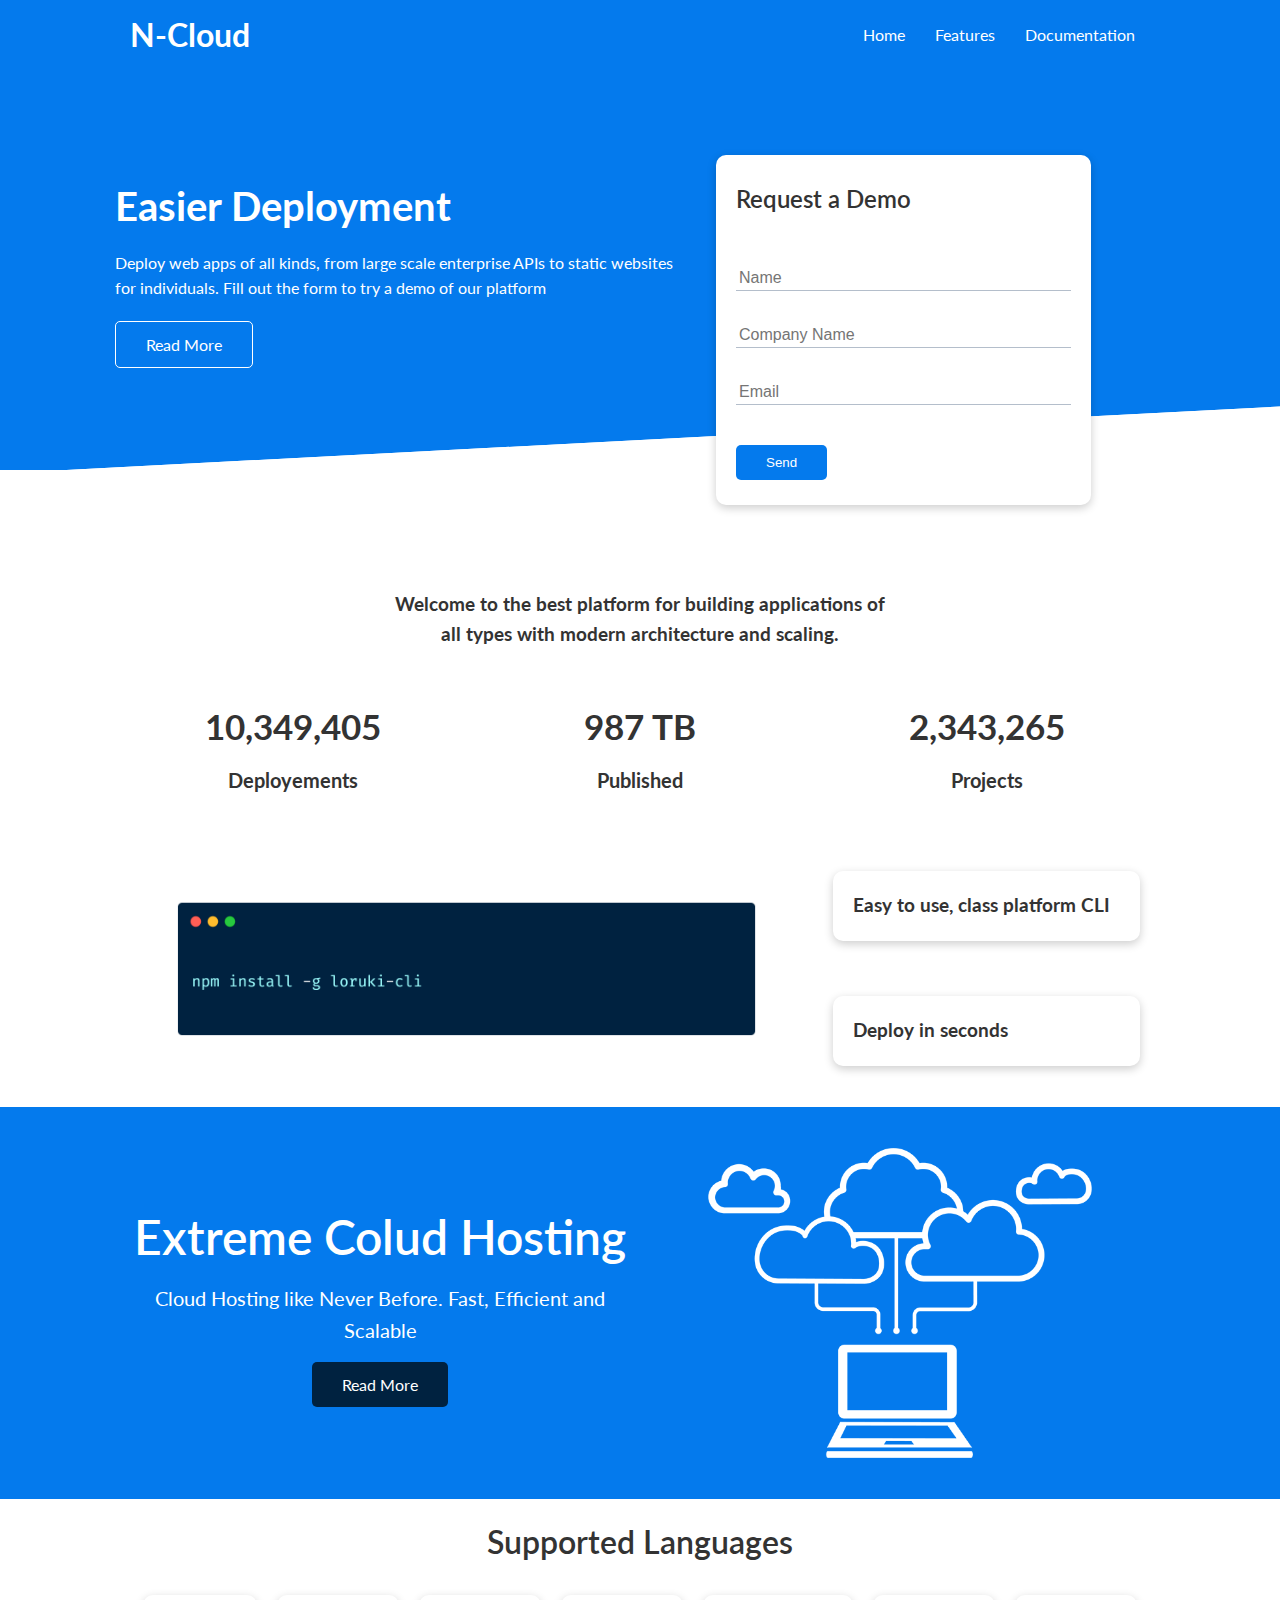
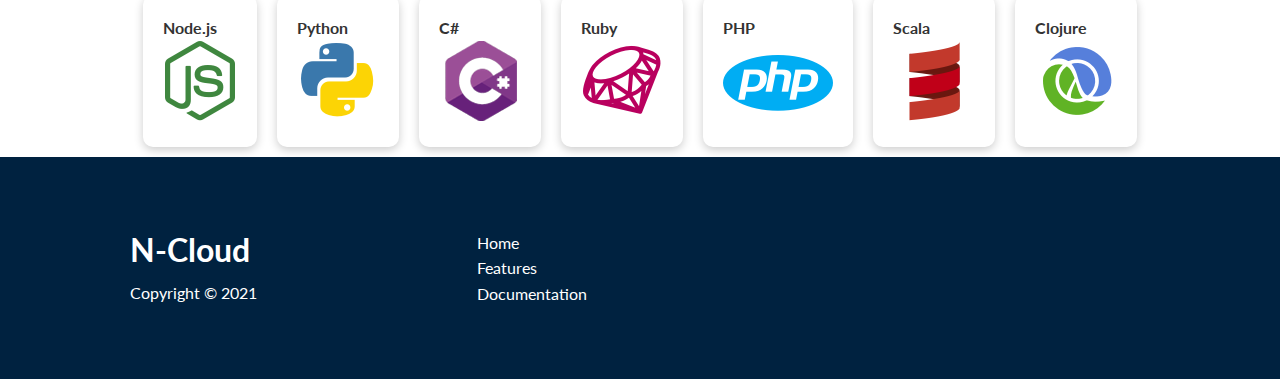
<file: index.html>
<!DOCTYPE html>
<html lang="en">
<head>
    <meta charset="UTF-8">
    <meta http-equiv="X-UA-Compatible" content="IE=edge">
    <meta name="viewport" content="width=device-width, initial-scale=1.0">
    <title>N-Cloud | Cloud Hosting for Everyone </title>
    <link rel="stylesheet" href="https://cdnjs.cloudflare.com/ajax/libs/font-awesome/5.15.3/css/all.min.css"
        integrity="sha512-iBBXm8fW90+nuLcSKlbmrPcLa0OT92xO1BIsZ+ywDWZCvqsWgccV3gFoRBv0z+8dLJgyAHIhR35VZc2oM/gI1w==" crossorigin="anonymous"
          referrerpolicy="no-referrer">
    <link rel="stylesheet" href="css/style.css">
    <link rel="stylesheet" href="css/utilities.css">
</head>
<body>
    <!--navbar-->
    <div class="navbar">
      <div class="container flex">
          <h1 class=logo> N-Cloud</h1>
          <nav>
              <ul>
                  <li><a href="index.html">Home</a></li>
                  <li><a href="features.html">Features</a></li>
                  <li><a href="docs.html">Documentation</a></li>
              </ul>
          </nav>
      </div>
    </div>
    <!--showcase-->
    <section class="showcase">
        <div class="container grid">
            <div class="showcase-text">
                <h1>Easier Deployment</h1>
                <p>Deploy web apps of all kinds, from large scale enterprise APIs to static websites for individuals. Fill out the form to try a demo of our platform</p>
                <a href="features.html" class="btn btn-outline">Read More</a>
            </div>

            <div class="showcase-form card">
                <h2>Request a Demo</h2>
                <form name="contact" netlify-honeypot="bot-field" method="POST" data-netlify="true">
                    <input type="hidden" name="form-name" value="contact">
                    <p class="hidden">
                        <label>Don’t fill this out if you're human: <input name="bot-field" /></label>
                      </p>
                    <div class="form-control">
                        <input type="text" name="name" placeholder="Name" required>
                    </div>
                    <div class="form-control">
                        <input type="text" name="company" placeholder="Company Name" required>
                    </div>
                    <div class="form-control">
                        <input type="email" name="email" placeholder="Email" required>
                    </div>
                    <input type="submit" value="Send" class="btn btn-primary1">
                </form>
            </div>
        </div>
    </section>
    <!--stats-->
    <section class="stats">
        <div class="container">
          <h3 id="heading" class="stats-heading text-center my-1">
              Welcome to the best platform for building applications of all types
              with modern architecture and scaling.
          </h3>
          <div class="grid grid-3 text-center my-4">
              <div>
                  <i class="fas fa-server fa-3x"></i>
                  <h3>10,349,405</h3>
                  <p class="text-secondary">Deployements</p>
              </div>
              <div>
                <i class="fas fa-upload fa-3x"></i>
                <h3>987 TB</h3>
                <p class="text-secondary">Published</p>
              </div>
              <div>
                <i class="fas fa-project-diagram fa-3x"></i>
                <h3>2,343,265</h3>
                <p class="text-secondary">Projects</p>
              </div>
          </div>
        </div>
    </section>
    <!--Cli-->
    <section class="cli">
        <div class="container grid">
            <img src="images/cli.png" alt="cli">
            <div class="card">
                <h3>Easy to use, class platform CLI</h3>
            </div>
            <div class="card">
                <h3>Deploy in seconds</h3>
            </div>
        </div>
    </section>
</body>

<!--Cloud-->
<section class="cloud bg-primary colot my-2 py-2">
    <div class="container grid">
        <div class="text-center">
            <h2 class="lg">Extreme Colud Hosting</h2>
            <p class="lead my-1">Cloud Hosting like Never Before.
                Fast, Efficient and Scalable
            </p>
            <a href="features.html" class="btn btn-dark">Read More</a>
        </div>
        <img src="images/cloud.png" alt="Cloud">
    </div>

</section>
<!---languages-->
<section class="languages">
    <h2 class= "md text-center my-2">
        Supported Languages
    </h2>
    <div class="container flex">
        <div class="card">
            <h4>Node.js</h4>
            <img src="images/logos/node.png" alt="node.js">
        </div>
        <div class="card">
            <h4>Python</h4>
            <img src="images/logos/python.png" alt="python">
        </div>
        <div class="card">
            <h4>C#</h4>
            <img src="images/logos/csharp.png" alt="c#">
        </div>
        <div class="card">
            <h4>Ruby</h4>
            <img src="images/logos/ruby.png" alt="ruby">
        </div>
        <div class="card">
            <h4>PHP</h4>
            <img src="images/logos/php.png" alt="PHP">
        </div>
        <div class="card">
            <h4>Scala</h4>
            <img src="images/logos/scala.png" alt="scala">
        </div>
        <div class="card">
            <h4>Clojure</h4>
            <img src="images/logos/clojure.png" alt="clojure">
        </div>
    </div>
</section>
<!--footer-->

<footer class="footer bg-dark py-5">
    <div class="container grid grid-3">
        <div>
            <h1>N-Cloud </h1>
            <p>Copyright &copy; 2021</p>
        </div>
        <nav>
            <ul>
                <li><a href="index.html">Home</a></li>
                <li><a href="features.html">Features</a></li>
                <li><a href="docs.html">Documentation</a></li>
            </ul>
        </nav>
        <div class="social">
            <a href="http://www.github.com"><i class="fab fa-github fa-2x"></i></a>
            <a href="http://www.facebook.com"><i class="fab fa-facebook fa-2x"></i></a>
            <a href="http://www.instagram.com"><i class="fab fa-instagram fa-2x"></i></a>
            <a href="http://www.twitter.com"><i class="fab fa-twitter fa-2x"></i></a>
        </div>
    </div>
</footer>
</body>
</html>
</file>
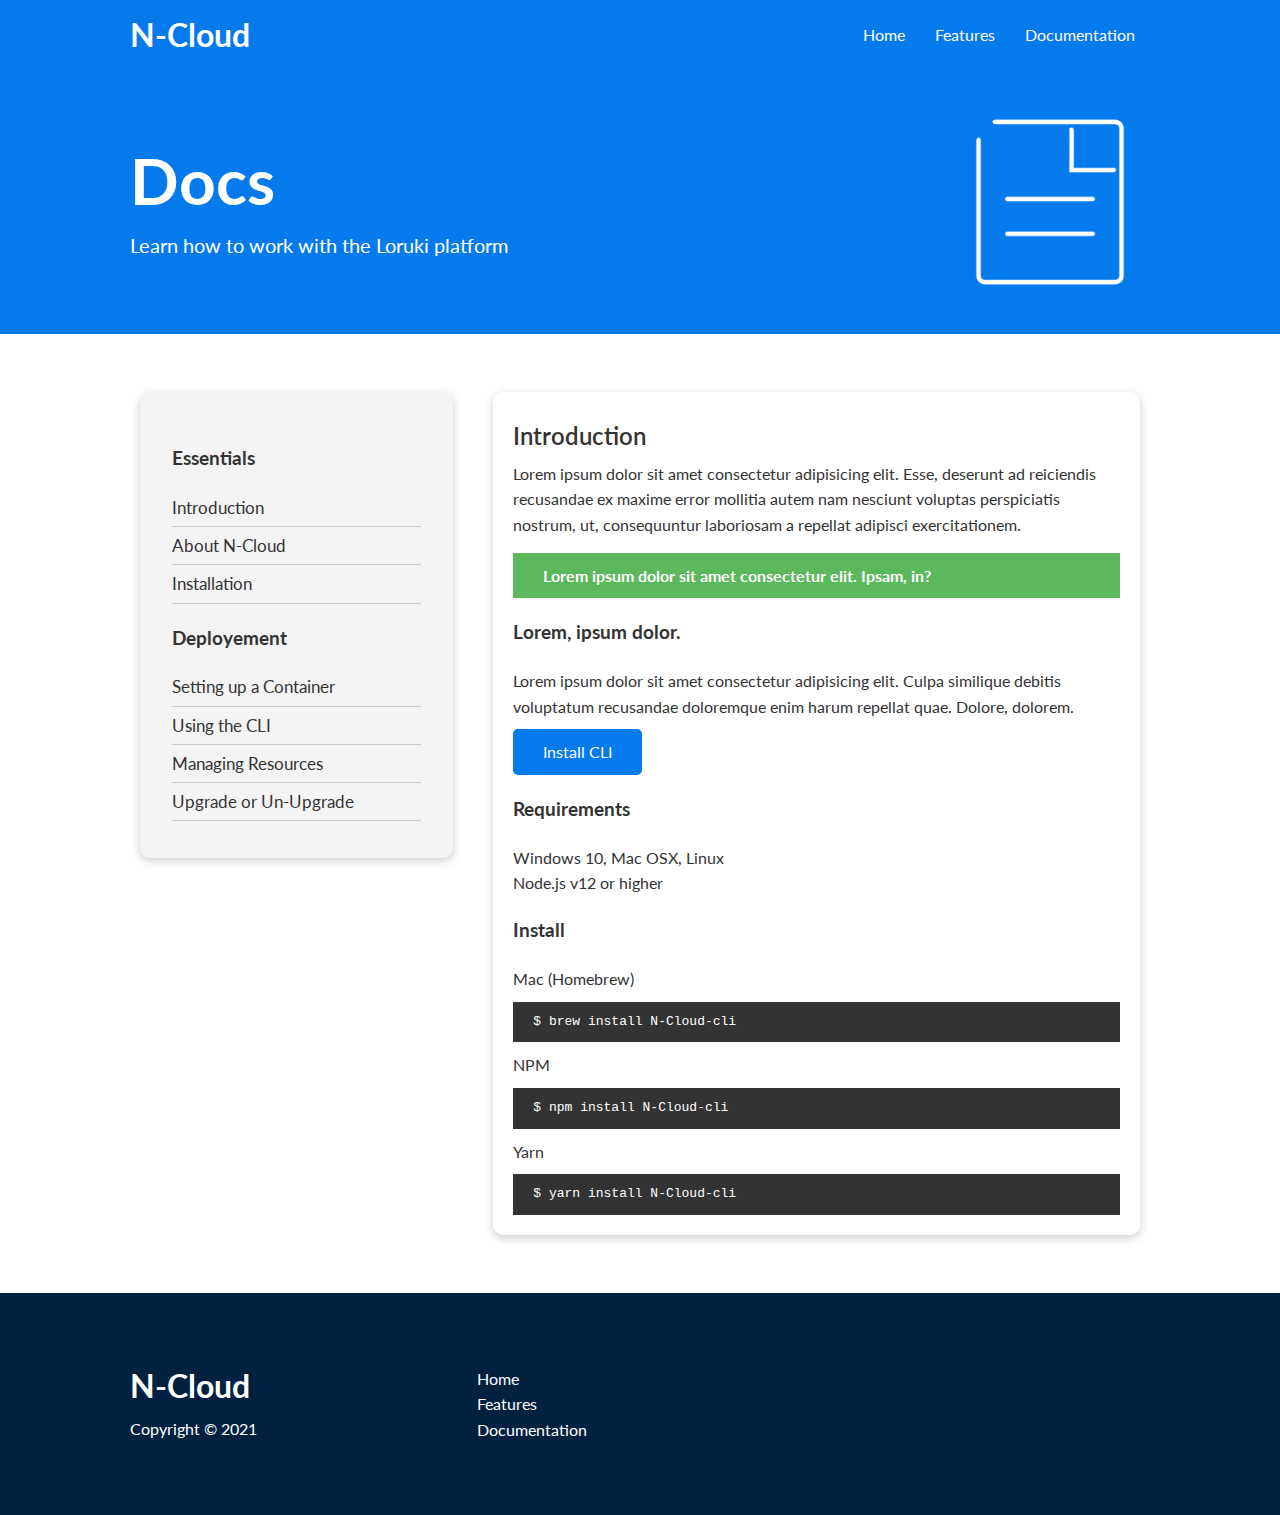
<file: docs.html>
<!DOCTYPE html>
<html lang="en">
<head>
    <meta charset="UTF-8">
    <meta http-equiv="X-UA-Compatible" content="IE=edge">
    <meta name="viewport" content="width=device-width, initial-scale=1.0">
    <title>N-Cloud | Cloud Hosting for Everyone </title>
    <link rel="stylesheet" href="https://cdnjs.cloudflare.com/ajax/libs/font-awesome/5.15.3/css/all.min.css"
        integrity="sha512-iBBXm8fW90+nuLcSKlbmrPcLa0OT92xO1BIsZ+ywDWZCvqsWgccV3gFoRBv0z+8dLJgyAHIhR35VZc2oM/gI1w==" crossorigin="anonymous"
          referrerpolicy="no-referrer">
    <link rel="stylesheet" href="css/style.css">
    <link rel="stylesheet" href="css/utilities.css">
</head>
<body>
    <!--navbar-->
    <div class="navbar">
      <div class="container flex">
          <h1 class=logo> N-Cloud</h1>
          <nav>
              <ul>
                  <li><a href="index.html">Home</a></li>
                  <li><a href="features.html">Features</a></li>
                  <li><a href="docs.html">Documentation</a></li>
              </ul>
          </nav>
      </div>
    </div>
    <!--head-->
    <section class="docs-head bg-primary py-3">
        <div class="container grid">
            <div>
                <h1 class="xl">Docs</h1>
                <p class="lead">
                    Learn how to work with the Loruki platform
                </p>
            </div>
            <img src="images/docs.png" alt="docs">
        </div>
    </section>
<!--docs main-->
<section class="docs-main my-4">
    <div class="container grid">
        <div class="card bg-light p-3">
            <h3 class="my-2">Essentials</h3>
            <nav>
                <ul>
                    <li><a href="#intro">Introduction</a></li>
                    <li><a href="#">About N-Cloud</a></li>
                    <li><a href="#install">Installation</a></li>
                </ul>
            </nav>
            <h3 class="my-2">Deployement</h3>
            <nav>
                <ul>
                    <li><a href="#">Setting up a Container</a></li>
                    <li><a href="#">Using the CLI</a></li>
                    <li><a href="#">Managing Resources</a></li>
                    <li><a href="#">Upgrade or Un-Upgrade</a></li>
                </ul>
            </nav>
        </div>
        <div class="card">
            <h2>Introduction</h2>
            <p>Lorem ipsum dolor sit amet consectetur adipisicing elit. 
                Esse, deserunt ad reiciendis recusandae ex maxime error 
                mollitia autem nam nesciunt voluptas perspiciatis nostrum, 
                ut, consequuntur laboriosam a repellat adipisci exercitationem.
            </p>
            
            <div class="alert alert-success">
                <i class="fas fa-info"></i>Lorem ipsum dolor sit amet consectetur elit. Ipsam, in?
            </div>
            
            <h3>Lorem, ipsum dolor.</h3>
            <p>Lorem ipsum dolor sit amet consectetur adipisicing elit. Culpa similique debitis voluptatum recusandae doloremque 
                enim harum repellat quae. Dolore, dolorem.</p>
            <a href="#" class="btn btn-primary">Install CLI</a>
            
            <h3>Requirements</h3>
            <ul>
                <li>Windows 10, Mac OSX, Linux</li>
                <li>Node.js v12 or higher</li>
            </ul>
       
            <h3 >Install</h3>
            <p>Mac (Homebrew)</p>
            <pre><code>$ brew install N-Cloud-cli</code></pre>
            <p>NPM</p>
            <pre><code>$ npm install N-Cloud-cli</code></pre>
            <p>Yarn</p>
            <pre><code>$ yarn install N-Cloud-cli</code></pre>
        
        </div>
    </div>
</section>
<!--footer-->

<footer class="footer bg-dark py-5">
    <div class="container grid grid-3">
        <div>
            <h1>N-Cloud </h1>
            <p>Copyright &copy; 2021</p>
        </div>
        <nav>
            <ul>
                <li><a href="index.html">Home</a></li>
                <li><a href="features.html">Features</a></li>
                <li><a href="docs.html">Documentation</a></li>
            </ul>
        </nav>
        <div class="social">
            <a href="http://www.github.com"><i class="fab fa-github fa-2x"></i></a>
            <a href="http://www.facebook.com"><i class="fab fa-facebook fa-2x"></i></a>
            <a href="http://www.instagram.com"><i class="fab fa-instagram fa-2x"></i></a>
            <a href="http://www.twitter.com"><i class="fab fa-twitter fa-2x"></i></a>
        </div>
    </div>
</footer>
</body>
</html>
</file>
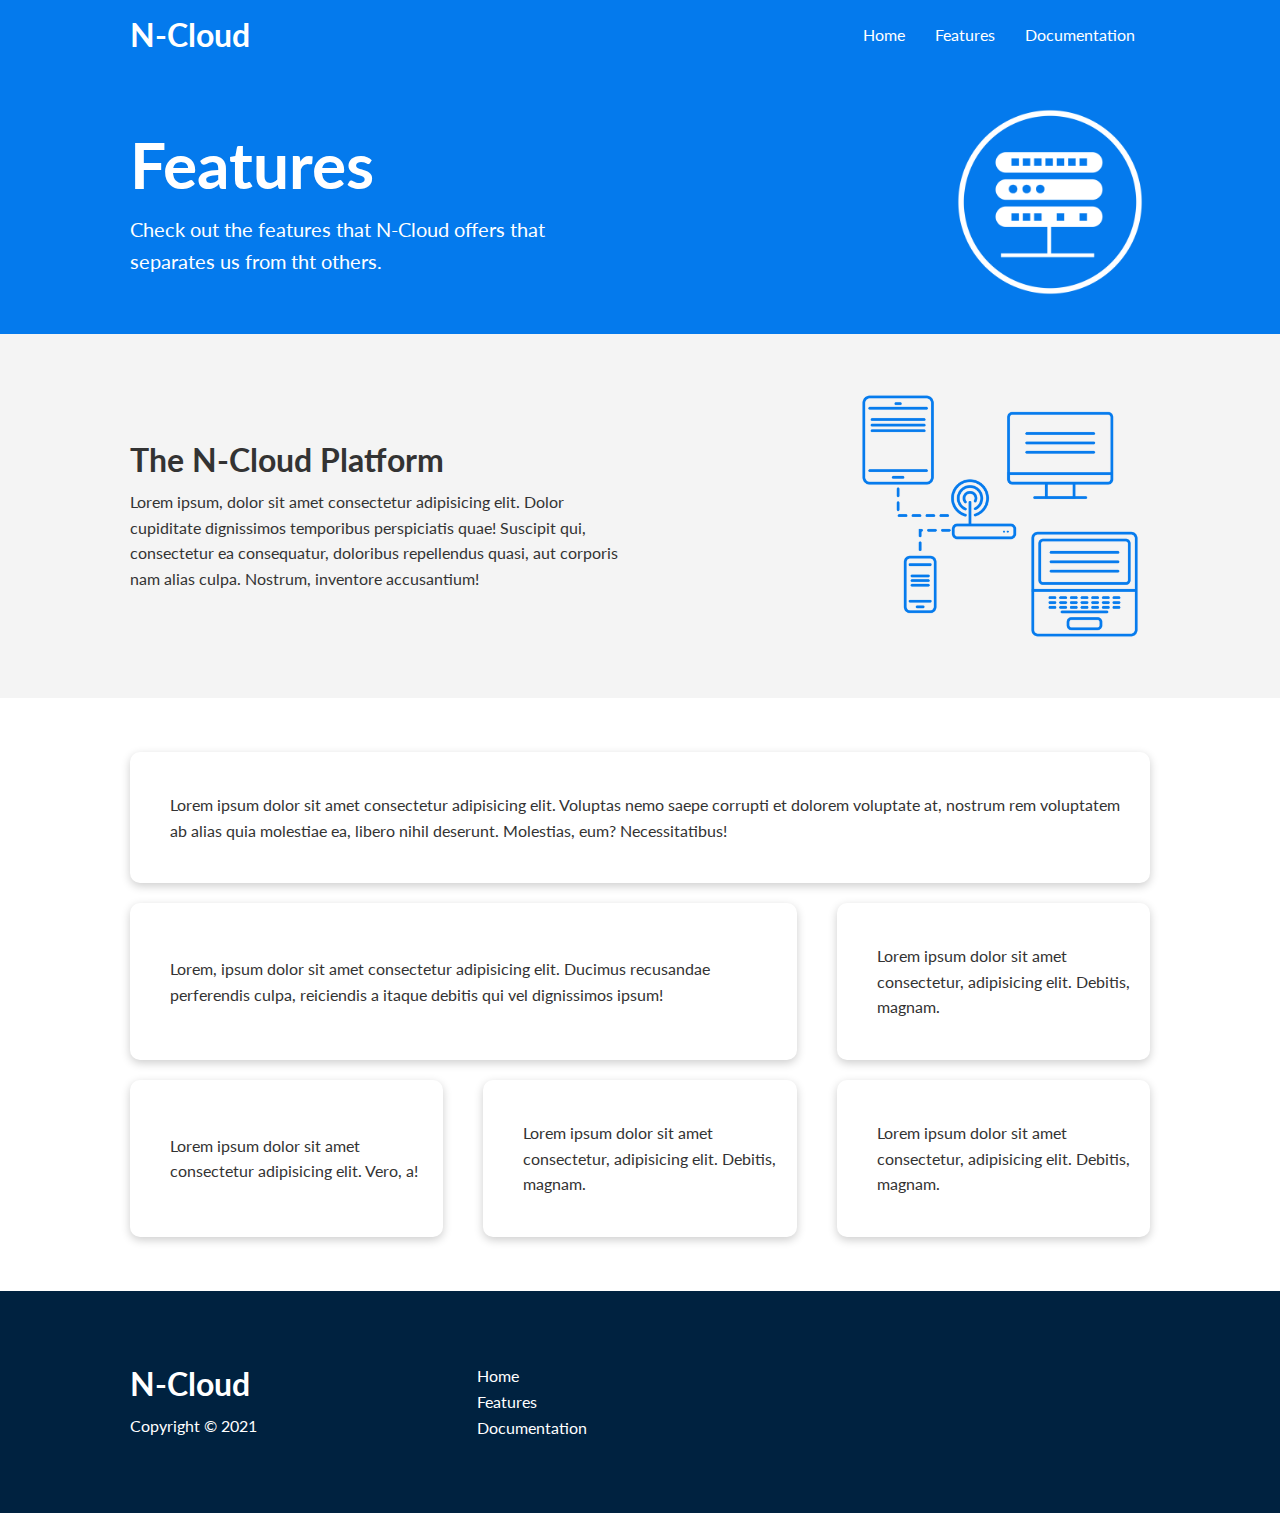
<file: features.html>
<!DOCTYPE html>
<html lang="en">
<head>
    <meta charset="UTF-8">
    <meta http-equiv="X-UA-Compatible" content="IE=edge">
    <meta name="viewport" content="width=device-width, initial-scale=1.0">
    <title>N-Cloud | Cloud Hosting for Everyone </title>
    <link rel="stylesheet" href="https://cdnjs.cloudflare.com/ajax/libs/font-awesome/5.15.3/css/all.min.css"
        integrity="sha512-iBBXm8fW90+nuLcSKlbmrPcLa0OT92xO1BIsZ+ywDWZCvqsWgccV3gFoRBv0z+8dLJgyAHIhR35VZc2oM/gI1w==" crossorigin="anonymous"
          referrerpolicy="no-referrer">
    <link rel="stylesheet" href="css/style.css">
    <link rel="stylesheet" href="css/utilities.css">
</head>
<body>
    <!--navbar-->
    <div class="navbar">
      <div class="container flex">
          <h1 class=logo> N-Cloud</h1>
          <nav>
              <ul>
                  <li><a href="index.html">Home</a></li>
                  <li><a href="features.html">Features</a></li>
                  <li><a href="docs.html">Documentation</a></li>
              </ul>
          </nav>
      </div>
    </div>
    <!--head-->
<section class="features-head bg-primary py-3">
    <div class="container grid">
        <div>
            <h1 class="xl">Features</h1>
            <p class="lead">Check out the features that N-Cloud offers that separates us 
                from tht others.
            </p>
        </div>
        <img src="images/server.png" alt="server">
    </div>
</section>
<!--subhead-->
<section class="features-sub-head bg-light py-3">
    <div class="container grid">
        <div>
            <h1 class="md">The N-Cloud Platform</h1>
            <p>
                Lorem ipsum, dolor sit amet consectetur adipisicing elit. Dolor cupiditate dignissimos temporibus perspiciatis quae! Suscipit qui, consectetur ea consequatur, doloribus repellendus quasi, aut corporis nam alias culpa. Nostrum, inventore accusantium!
            </p>
        </div>
        <img src="images/server2.png" alt="server">
    </div>
</section>

<section class="features-main my-2">
    <div class="container grid grid-3">
        <div class="card flex">
            <i class="fas fa-server fa-3x"></i>
            <p>Lorem ipsum dolor sit amet consectetur adipisicing elit. Voluptas nemo saepe corrupti et dolorem voluptate at, nostrum rem voluptatem ab alias quia molestiae ea, libero nihil deserunt. Molestias, eum? Necessitatibus!</p>
        </div>
        <div class="card flex">
            <i class="fas fa-network-wired fa-3x"></i>
            <p>
                Lorem, ipsum dolor sit amet consectetur adipisicing elit. Ducimus
                recusandae perferendis culpa, reiciendis a itaque debitis qui vel
                dignissimos ipsum!
            </p>
        </div>
        <div class="card flex">
            <i class="fas fa-laptop-code fa-3x"></i>
            <p>
                Lorem ipsum dolor sit amet consectetur, adipisicing elit. Debitis,
                magnam.
            </p>
        </div>
        <div class="card flex">
            <i class="fas fa-database fa-3x"></i>
            <p>
                Lorem ipsum dolor sit amet consectetur adipisicing elit. Vero, a!
            </p>
        </div>
        <div class="card flex">
            <i class="fas fa-power-off fa-3x"></i>
            <p>
                Lorem ipsum dolor sit amet consectetur, adipisicing elit. Debitis,
                magnam.
            </p>
        </div>
        <div class="card flex">
            <i class="fas fa-upload fa-3x"></i>
            <p>
                Lorem ipsum dolor sit amet consectetur, adipisicing elit. Debitis,
                magnam.
            </p>
        </div>
    </div>
</section>


<!--footer-->

<footer class="footer bg-dark py-5">
    <div class="container grid grid-3">
        <div>
            <h1>N-Cloud </h1>
            <p>Copyright &copy; 2021</p>
        </div>
        <nav>
            <ul>
                <li><a href="index.html">Home</a></li>
                <li><a href="features.html">Features</a></li>
                <li><a href="docs.html">Documentation</a></li>
            </ul>
        </nav>
        <div class="social">
            <a href="http://www.github.com"><i class="fab fa-github fa-2x"></i></a>
            <a href="http://www.facebook.com"><i class="fab fa-facebook fa-2x"></i></a>
            <a href="http://www.instagram.com"><i class="fab fa-instagram fa-2x"></i></a>
            <a href="http://www.twitter.com"><i class="fab fa-twitter fa-2x"></i></a>
        </div>
    </div>
</footer>
</body>
</html>
</file>
<file: css/style.css>
@import url('https://fonts.googleapis.com/css2?family=Lato:wght@300&display=swap');
 
:root{
    --blue: #047aed;
    --darkerblue:#1c3fa8;
    --darkestblue:#002240;
    --lightcolor:#f4f4f4;
    --success-color:#5cb85c;
    --error-color:#d9534f;
}
*{
    box-sizing: border-box;
    padding: 0;
    margin: 0;
}
body{
    font-family: 'Lato','sans-serif';
    color: #333;
    line-height: 1.6;
}
ul{
    list-style: none;

}
a{
    text-decoration: none;
    color: #333;
}
h1{
    font-weight: 700;
    line-height: 1.2;
    margin: 10px 0;
}
h2{
    font-weight: 550;
    line-height: 1.2;
    margin: 10px 0;
}
p{
    margin: 10px 0;
}
img{
    width: 100%;
}
code,pre{
    background:#333 ;
    color: white;
    padding: 10px;
}

.hidden{
  visibility: hidden;
  height: 0;
}

/*navbar*/
.navbar{
    background-color: var(--blue);
    color: white;
    height: 70px;
}
.navbar ul{
    display: flex;
}
.navbar a{
    color: white;
    padding: 10px;
    margin: 0 5px ;
}
.navbar a:hover{
    border-bottom: 2px white solid ;
}
.navbar .flex{
    justify-content: space-between;
  
}
.showcase{
    height: 400px;
    background-color: var(--blue);
    color: white;
    position: relative;
}
.showcase h1{
    font-size: 40px;
}
.showcase p{
    margin:20px 0;
}
.showcase .grid{
    grid-template-columns: 55% 45%;
    gap:30px;
    overflow: visible;
}
.showcase-text{
  animation: slideInFromLeft 1s ease-in;
}
.showcase-form{
    position: relative;
    top:60px;
    height: 350px;
    width: 375px;
    padding: 40px;
    z-index: 100;
    animation: slideInFromRight 1s ease-in;

}
.showcase-form .form-control{
    margin-top: 30px;
}

.showcase-form input[type='text'],
.showcase-form input[type='email']{
  border: 0;
  border-bottom: 1px solid #b4becb;
  width: 100%;
  padding: 3px;
  font-size: 16px;
}
.showcase-form input:focus{
    outline: none;
}
.showcase::before,
.showcase::after{
    content: '';
    position: absolute;
    height: 100px;
    bottom: -70px;
    right: 0;
    left: 0;
    background: white;
    transform: skewY(-3deg);
    -webkit-transform: skewY(-3deg);
    -moz-transform: skewY(-3deg);
    -ms-transform: skewY(-3deg);
}
.stats{
    padding-top: 120px;
    animation: slideInFromBotttom 1s ease-in;
   
}
#heading{
    max-width: 500px;
    margin: auto;
}
.stats .grid h3{
font-size: 35px;
}
.stats .grid p{
    font-size : 20px;
    font-weight : bold;
}
.cli .grid{
    grid-template-columns: repeat(3,1fr);
    grid-template-rows: repeat(2,1fr);
}
.cli .grid >*:first-child{
    grid-column: 1/span 2;
    grid-row: 1/ span 2;
}
.cloud.grid{
    grid-template-columns:4fr 3fr ;
}

/*languages*/
.languages .flex{
    flex-wrap: wrap;
}
.languages.card{
    text-align: center;
    margin: 18px 10px 40px;
    transition: transform 0.2s ease-in;
}
.languages.card h4{
    font-size: 20px;
    margin-bottom: 10px;
}
.languages .card:hover{
    transform:translateY(-15px);
}
/*features*/

.features-head img,
.docs-head img {
  width: 200px;
  justify-self: flex-end;
}

.features-sub-head img {
  width: 300px;
  justify-self: flex-end;
}

.features-main .card > i {
  margin-right: 20px;
}

.features-main .grid {
  padding: 30px;
}

.features-main .grid > *:first-child {
  grid-column: 1 / span 3;
}

.features-main .grid > *:nth-child(2) {
  grid-column: 1 / span 2;
}
/*docs*/

.docs-main h3{
   margin: 20px 0;
}
.docs-main .grid{
    grid-template-columns: 1fr 2fr;
    align-items: flex-start;
}
.docs-main nav li{
    font-size: 17px;
    padding-bottom: 5px;
    margin-bottom:5px;
    border-bottom: 1px #ccc solid;
}
.docs-main a:hover{
    font-weight: bolder;
    color: var(--blue);
}

/*footer*/

.footer .social a {
    margin:0 10px
}

/*animations*/

@keyframes slideInFromLeft {
  0% {
    transform: translateX(-100%);
  }

  100% {
    transform: translateX(0);
  }
}

@keyframes slideInFromRight {
  0% {
    transform: translateX(100%);
  }

  100% {
    transform: translateX(0);
  }
}

@keyframes slideInFromTop {
  0% {
    transform: translateY(-100%);
  }

  100% {
    transform: translateX(0);
  }
}

@keyframes slideInFromBottom {
  0% {
    transform: translateY(100%);
  }

  100% {
    transform: translateX(0);
  }
}


/*tablets*/

@media (max-width: 768px) {
    .grid,
    .showcase .grid,
    .stats .grid,
    .cli .grid,
    .cloud .grid,
    .features-head .grid,
    .features-main .grid,
    .features-sub-head .grid,
    .docs-main .grid {
      grid-template-columns: 1fr;
      grid-template-rows: 1fr;
    }
  
    .showcase {
      height: auto;
    }
  
    .showcase-text {
      text-align: center;
      margin-top: 40px;
      animation: slideInFromTop 1s ease-in;
    }
  
    .showcase-form {
      justify-self: center;
      margin: auto;
      animation: slideInFromBottom 1s ease-in;
    }
  
    .cli .grid > *:first-child {
      grid-column: 1;
      grid-row: 1;
    }
  
    .features-head,
    .features-sub-head,
    .docs-head {
      text-align: center;
    }
  
    .features-head img,
    .features-sub-head img,
    .docs-head img {
      justify-self: center;
    }
    .features-main .grid > *:first-child,
    .features-main .grid > *:nth-child(2) {
      grid-column: 1;
    }
   
    
  }
  
  /* Mobile */
  @media (max-width: 500px) {
    .navbar {
      height: 110px;
    }
  
    .navbar .flex {
      flex-direction: column;
    }
  
    .navbar ul {
      padding: 10px;
      background-color: rgba(0, 0, 0, 0.1);
    }
    
    .showcase-form {
      width: 300px;
    }
  }
</file>
<file: css/utilities.css>
.container{
    max-width: 1100px;
    margin: 0 auto;
    overflow: auto;
    padding: 0 40px;
}
.card{
    background-color: white;
    color: #333;
    border-radius: 10px;
    box-shadow: 0 3px 10px rgba(0,0,0,0.2);
    padding: 20px;
    margin: 10px;
}
.btn {
    display: inline-block;
    padding: 10px 30px;
    cursor: pointer;
    background: var(--primary-color);
    color: #fff;
    border: none;
    border-radius: 5px;
  }
  .btn-primary1{
      margin-top: 40px;
      background-color: var(--blue);
      color: white;
  }
.btn-outline{
    background-color:transparent;
    border: 1px white solid;
}
.btn:hover{
    transform: scale(0.98);
}

/*Backgrounds & colour btns*/

.bg-primary,
 .btn-primary{
    background-color: var(--blue);
    color: white;
}
.bg-secondary,
 .btn-secondary{
    background-color: var(--darkerblue);
    color: white;
}
.bg-dark,
 .btn-dark{
    background-color: var(--darkestblue);
    color: white;
}
.bg-light,
 .btn-light{
    background-color: var(--lightcolor);
    color: #333;
}

.bg-primary a,
 .btn-primary a,
 .bg-secondary a,
 .btn-secondary a,
 .bg-dark a,
 .btn-dark a{
color: white;
 }

 
/*Text sizes */

.lead{
    font-size: 20px;
}
.sm{
    font-size: 1rem;
}
.md{
    font-size: 2rem;
}
.lg{
    font-size: 3rem;
}
.xl{
    font-size: 4rem;
}
.text-center{
    text-align: center;
}
/*alert*/

.alert
{
    background-color: var(--lightcolor);
    padding: 10px 20px;
    font-weight: bold;
    margin: 15px 0;
}
.alert i{
    margin-right: 10px ;
}
.alert-success{
    background-color: var(--success-color);
    color: white;
}
.alert-error{
    background-color: var(--error-color);
}
.flex{
    display: flex;
    justify-content: center;
    align-items: center;
    height: 100%;
   
}
.grid{
    display: grid;
    grid-template-columns: repeat(2, 1fr);
    gap: 20px;
    justify-content: center;
    align-items: center;
    height: 100%;
}
.grid-3{
    grid-template-columns: repeat(3, 1fr) ;
}
.my-1{
    margin: 1rem 0;
}
.my-2{
    margin: 1.5rem 0 ;
}
.my-3{
   margin: 2rem 0;
}
.my-4{
    margin: 3rem 0;
}
.my-5{
    margin: 4rem 0;
}
.m-1{
    margin: 1rem ;
}
.m-2{
    margin: 1.5rem  ;
}
.m-3{
   margin: 2rem ;
}
.m-4{
    margin: 3rem ;
}
.m-5{
    margin: 4rem ;
}

.py-1{
    padding: 1rem ;
}
.py-2{
    padding: 1.5rem  ;
}
.py-3{
   padding: 2rem ;
}
.py-4{
    padding: 3rem ;
}
.py-5{
    padding: 4rem ;
}

.p-1{
    padding: 1rem ;
}
.p-2{
    padding: 1.5rem  ;
}
.p-3{
   padding: 2rem ;
}
.p-4{
    padding: 3rem ;
}
.p-5{
    padding: 4rem ;
}
</file>
